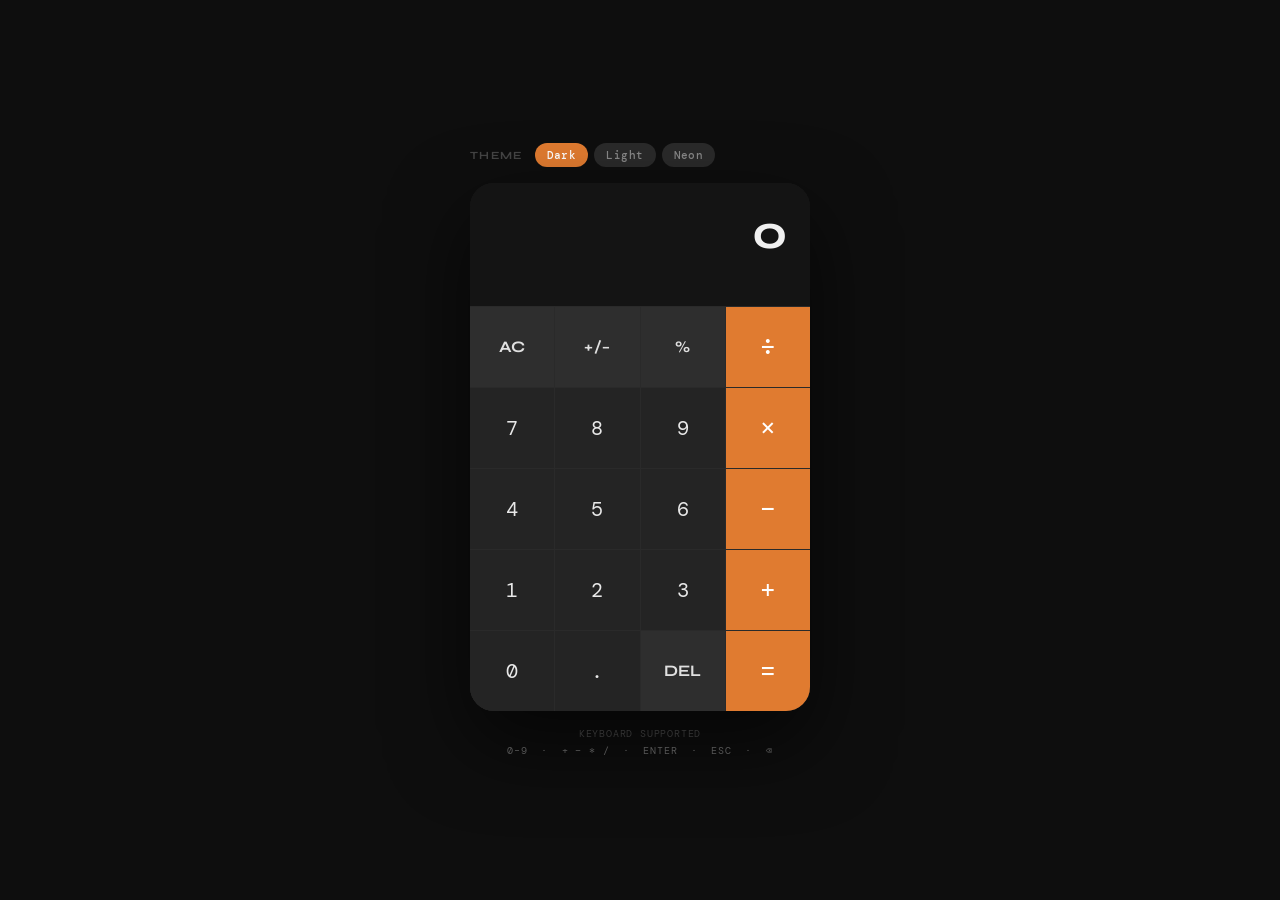
<file: CodeAlpha_Calculator/index.html>
<!DOCTYPE html>
<html lang="en" data-theme="dark">
<head>
  <meta charset="UTF-8" />
  <meta name="viewport" content="width=device-width, initial-scale=1.0" />
  <title>Calc</title>
  <link rel="preconnect" href="https://fonts.googleapis.com" />
  <link rel="preconnect" href="https://fonts.gstatic.com" crossorigin />
  <link href="https://fonts.googleapis.com/css2?family=DM+Mono:wght@300;400;500&family=Syne:wght@400;700;800&display=swap" rel="stylesheet" />
  <link rel="stylesheet" href="style.css" />
</head>
<body>
  <div class="shell">

    <div class="theme-bar">
      <span class="theme-label">Theme</span>
      <div class="theme-pills">
        <button class="pill active" data-theme-target="dark">Dark</button>
        <button class="pill" data-theme-target="light">Light</button>
        <button class="pill" data-theme-target="neon">Neon</button>
      </div>
    </div>

    <div class="calculator">

      <div class="display">
        <div class="expression" id="expression">0</div>
        <div class="result" id="result">&nbsp;</div>
      </div>

      <div class="keypad">
        <!-- Row 1 -->
        <button class="btn btn-utility" data-action="clear">AC</button>
        <button class="btn btn-utility" data-action="sign">+/−</button>
        <button class="btn btn-utility" data-action="percent">%</button>
        <button class="btn btn-operator" data-action="operator" data-value="÷">÷</button>

        <!-- Row 2 -->
        <button class="btn btn-digit" data-action="digit" data-value="7">7</button>
        <button class="btn btn-digit" data-action="digit" data-value="8">8</button>
        <button class="btn btn-digit" data-action="digit" data-value="9">9</button>
        <button class="btn btn-operator" data-action="operator" data-value="×">×</button>

        <!-- Row 3 -->
        <button class="btn btn-digit" data-action="digit" data-value="4">4</button>
        <button class="btn btn-digit" data-action="digit" data-value="5">5</button>
        <button class="btn btn-digit" data-action="digit" data-value="6">6</button>
        <button class="btn btn-operator" data-action="operator" data-value="−">−</button>

        <!-- Row 4 -->
        <button class="btn btn-digit" data-action="digit" data-value="1">1</button>
        <button class="btn btn-digit" data-action="digit" data-value="2">2</button>
        <button class="btn btn-digit" data-action="digit" data-value="3">3</button>
        <button class="btn btn-operator" data-action="operator" data-value="+">+</button>

        <!-- Row 5 -->
        <button class="btn btn-digit btn-zero" data-action="digit" data-value="0">0</button>
        <button class="btn btn-digit" data-action="decimal">.</button>
        <button class="btn btn-utility btn-backspace" data-action="backspace">DEL</button>
        <button class="btn btn-equals" data-action="equals">=</button>
      </div>

    </div>

    <div class="keyboard-hint">
      <span>Keyboard supported</span>
      <span class="hint-keys">0–9 &nbsp;·&nbsp; + − * / &nbsp;·&nbsp; Enter &nbsp;·&nbsp; Esc &nbsp;·&nbsp; ⌫</span>
    </div>

  </div>

  <script src="script.js"></script>
</body>
</html>
</file>
<file: CodeAlpha_Calculator/style.css>
/* ─── Reset ─────────────────────────────────────────── */
*, *::before, *::after { box-sizing: border-box; margin: 0; padding: 0; }

/* ─── Theme Tokens ───────────────────────────────────── */
[data-theme="dark"] {
  --bg:            #0e0e0e;
  --shell-bg:      #0e0e0e;
  --calc-bg:       #1a1a1a;
  --display-bg:    #141414;
  --display-border:#2a2a2a;
  --expr-color:    #555;
  --result-color:  #f0f0f0;
  --utility-bg:    #2e2e2e;
  --utility-bg-h:  #3e3e3e;
  --utility-color: #e0e0e0;
  --digit-bg:      #242424;
  --digit-bg-h:    #323232;
  --digit-color:   #e8e8e8;
  --op-bg:         #e07b30;
  --op-bg-h:       #f08c3a;
  --op-color:      #fff;
  --op-active-bg:  #fff;
  --op-active-color:#e07b30;
  --eq-bg:         #e07b30;
  --eq-bg-h:       #f08c3a;
  --eq-color:      #fff;
  --pill-bg:       #2a2a2a;
  --pill-active-bg:#e07b30;
  --pill-color:    #888;
  --pill-active-color:#fff;
  --label-color:   #444;
  --hint-color:    #333;
  --hint-key-color:#555;
  --shadow:        0 32px 80px rgba(0,0,0,0.6);
  --calc-radius:   24px;
}

[data-theme="light"] {
  --bg:            #ebebeb;
  --shell-bg:      #ebebeb;
  --calc-bg:       #d4d4d4;
  --display-bg:    #fafafa;
  --display-border:#c8c8c8;
  --expr-color:    #aaa;
  --result-color:  #1a1a1a;
  --utility-bg:    #bebebe;
  --utility-bg-h:  #adadad;
  --utility-color: #333;
  --digit-bg:      #f0f0f0;
  --digit-bg-h:    #e2e2e2;
  --digit-color:   #222;
  --op-bg:         #e07b30;
  --op-bg-h:       #c96b22;
  --op-color:      #fff;
  --op-active-bg:  #fff;
  --op-active-color:#e07b30;
  --eq-bg:         #e07b30;
  --eq-bg-h:       #c96b22;
  --eq-color:      #fff;
  --pill-bg:       #c8c8c8;
  --pill-active-bg:#e07b30;
  --pill-color:    #888;
  --pill-active-color:#fff;
  --label-color:   #aaa;
  --hint-color:    #bbb;
  --hint-key-color:#b0b0b0;
  --shadow:        0 24px 60px rgba(0,0,0,0.15);
  --calc-radius:   24px;
}

[data-theme="neon"] {
  --bg:            #060610;
  --shell-bg:      #060610;
  --calc-bg:       #0d0d1f;
  --display-bg:    #080814;
  --display-border:#1a1a3a;
  --expr-color:    #3a3a6a;
  --result-color:  #e0f0ff;
  --utility-bg:    #12122a;
  --utility-bg-h:  #1c1c3a;
  --utility-color: #a0a8ff;
  --digit-bg:      #0e0e22;
  --digit-bg-h:    #18183a;
  --digit-color:   #d0d8ff;
  --op-bg:         #7c3aed;
  --op-bg-h:       #6d28d9;
  --op-color:      #fff;
  --op-active-bg:  #e040fb;
  --op-active-color:#fff;
  --eq-bg:         linear-gradient(135deg, #7c3aed, #e040fb);
  --eq-bg-h:       linear-gradient(135deg, #6d28d9, #c020db);
  --eq-color:      #fff;
  --pill-bg:       #12122a;
  --pill-active-bg:#7c3aed;
  --pill-color:    #3a3a6a;
  --pill-active-color:#fff;
  --label-color:   #2a2a5a;
  --hint-color:    #1a1a3a;
  --hint-key-color:#2a2a5a;
  --shadow:        0 32px 80px rgba(100,50,255,0.25);
  --calc-radius:   24px;
}

/* ─── Base ───────────────────────────────────────────── */
html, body {
  height: 100%;
  font-family: 'DM Mono', monospace;
  background: var(--bg);
  transition: background 0.35s ease;
}

body {
  display: flex;
  align-items: center;
  justify-content: center;
  min-height: 100vh;
  padding: 24px;
}

/* ─── Shell ──────────────────────────────────────────── */
.shell {
  display: flex;
  flex-direction: column;
  align-items: center;
  gap: 16px;
  width: 100%;
  max-width: 340px;
}

/* ─── Theme Bar ──────────────────────────────────────── */
.theme-bar {
  display: flex;
  align-items: center;
  gap: 12px;
  width: 100%;
}

.theme-label {
  font-family: 'Syne', sans-serif;
  font-size: 11px;
  font-weight: 700;
  letter-spacing: 0.12em;
  text-transform: uppercase;
  color: var(--label-color);
  transition: color 0.35s;
  white-space: nowrap;
}

.theme-pills {
  display: flex;
  gap: 6px;
}

.pill {
  font-family: 'DM Mono', monospace;
  font-size: 11px;
  font-weight: 500;
  padding: 5px 12px;
  border-radius: 99px;
  border: none;
  cursor: pointer;
  background: var(--pill-bg);
  color: var(--pill-color);
  transition: background 0.25s, color 0.25s, transform 0.1s;
  letter-spacing: 0.04em;
}

.pill:hover { opacity: 0.85; }
.pill:active { transform: scale(0.95); }

.pill.active {
  background: var(--pill-active-bg);
  color: var(--pill-active-color);
}

/* ─── Calculator Card ────────────────────────────────── */
.calculator {
  width: 100%;
  background: var(--calc-bg);
  border-radius: var(--calc-radius);
  box-shadow: var(--shadow);
  overflow: hidden;
  transition: background 0.35s, box-shadow 0.35s;
}

/* ─── Display ────────────────────────────────────────── */
.display {
  background: var(--display-bg);
  border-bottom: 1px solid var(--display-border);
  padding: 24px 24px 20px;
  text-align: right;
  min-height: 120px;
  display: flex;
  flex-direction: column;
  justify-content: flex-end;
  gap: 6px;
  transition: background 0.35s, border-color 0.35s;
}

/* Big row — ongoing expression */
.expression {
  font-family: 'Syne', sans-serif;
  font-size: clamp(32px, 8vw, 48px);
  font-weight: 700;
  color: var(--result-color);
  line-height: 1.1;
  letter-spacing: -0.02em;
  white-space: nowrap;
  overflow: hidden;
  text-overflow: clip;
  max-width: 100%;
  transition: color 0.35s;
}

/* Small row — evaluated-so-far / result preview */
.result {
  font-family: 'DM Mono', monospace;
  font-size: 14px;
  font-weight: 300;
  color: var(--expr-color);
  min-height: 20px;
  letter-spacing: 0.04em;
  white-space: nowrap;
  overflow: hidden;
  text-overflow: ellipsis;
  transition: color 0.35s;
}

.expression.bump {
  animation: bump 0.12s ease-out;
}

@keyframes bump {
  0%   { transform: scale(1); }
  50%  { transform: scale(1.04); }
  100% { transform: scale(1); }
}

/* ─── Keypad ─────────────────────────────────────────── */
.keypad {
  display: grid;
  grid-template-columns: repeat(4, 1fr);
  gap: 1px;
  background: var(--display-border);
}

/* ─── Buttons ────────────────────────────────────────── */
.btn {
  font-family: 'DM Mono', monospace;
  font-size: clamp(16px, 4vw, 20px);
  font-weight: 400;
  border: none;
  cursor: pointer;
  padding: 0;
  height: clamp(68px, 16vw, 80px);
  display: flex;
  align-items: center;
  justify-content: center;
  position: relative;
  overflow: hidden;
  transition: background 0.18s, color 0.18s, transform 0.08s;
  -webkit-tap-highlight-color: transparent;
  user-select: none;
}

/* Ripple on press */
.btn::after {
  content: '';
  position: absolute;
  inset: 0;
  background: rgba(255,255,255,0.08);
  opacity: 0;
  transition: opacity 0.15s;
}
.btn:active::after { opacity: 1; }
.btn:active { transform: scale(0.95); }

/* Utility buttons */
.btn-utility {
  background: var(--utility-bg);
  color: var(--utility-color);
  font-family: 'Syne', sans-serif;
  font-size: clamp(13px, 3.5vw, 16px);
  font-weight: 700;
  letter-spacing: 0.02em;
}
.btn-utility:hover { background: var(--utility-bg-h); }

/* Digit buttons */
.btn-digit {
  background: var(--digit-bg);
  color: var(--digit-color);
}
.btn-digit:hover { background: var(--digit-bg-h); }

/* Zero — single cell now */
.btn-zero {
  justify-content: center;
}

/* Operator buttons */
.btn-operator {
  background: var(--op-bg);
  color: var(--op-color);
  font-size: clamp(20px, 5vw, 26px);
}
.btn-operator:hover { background: var(--op-bg-h); }

.btn-operator.active {
  background: var(--op-active-bg);
  color: var(--op-active-color);
}

/* Equals */
.btn-equals {
  background: var(--eq-bg);
  color: var(--eq-color);
  font-size: clamp(20px, 5vw, 26px);
}
.btn-equals:hover { background: var(--eq-bg-h); }

/* Neon glow on operators for neon theme */
[data-theme="neon"] .btn-operator,
[data-theme="neon"] .btn-equals {
  box-shadow: inset 0 0 20px rgba(255,255,255,0.03);
}

[data-theme="neon"] .btn-equals {
  background: linear-gradient(135deg, #7c3aed, #e040fb);
}

[data-theme="neon"] .btn-equals:hover {
  background: linear-gradient(135deg, #6d28d9, #c020db);
}

[data-theme="neon"] .expression {
  text-shadow: 0 0 30px rgba(160, 180, 255, 0.4);
}

/* ─── Keyboard Hint ──────────────────────────────────── */
.keyboard-hint {
  display: flex;
  flex-direction: column;
  align-items: center;
  gap: 4px;
}

.keyboard-hint span {
  font-size: 10px;
  letter-spacing: 0.08em;
  text-transform: uppercase;
  color: var(--hint-color);
  transition: color 0.35s;
}

.hint-keys {
  color: var(--hint-key-color) !important;
  font-size: 10px !important;
}
</file>
